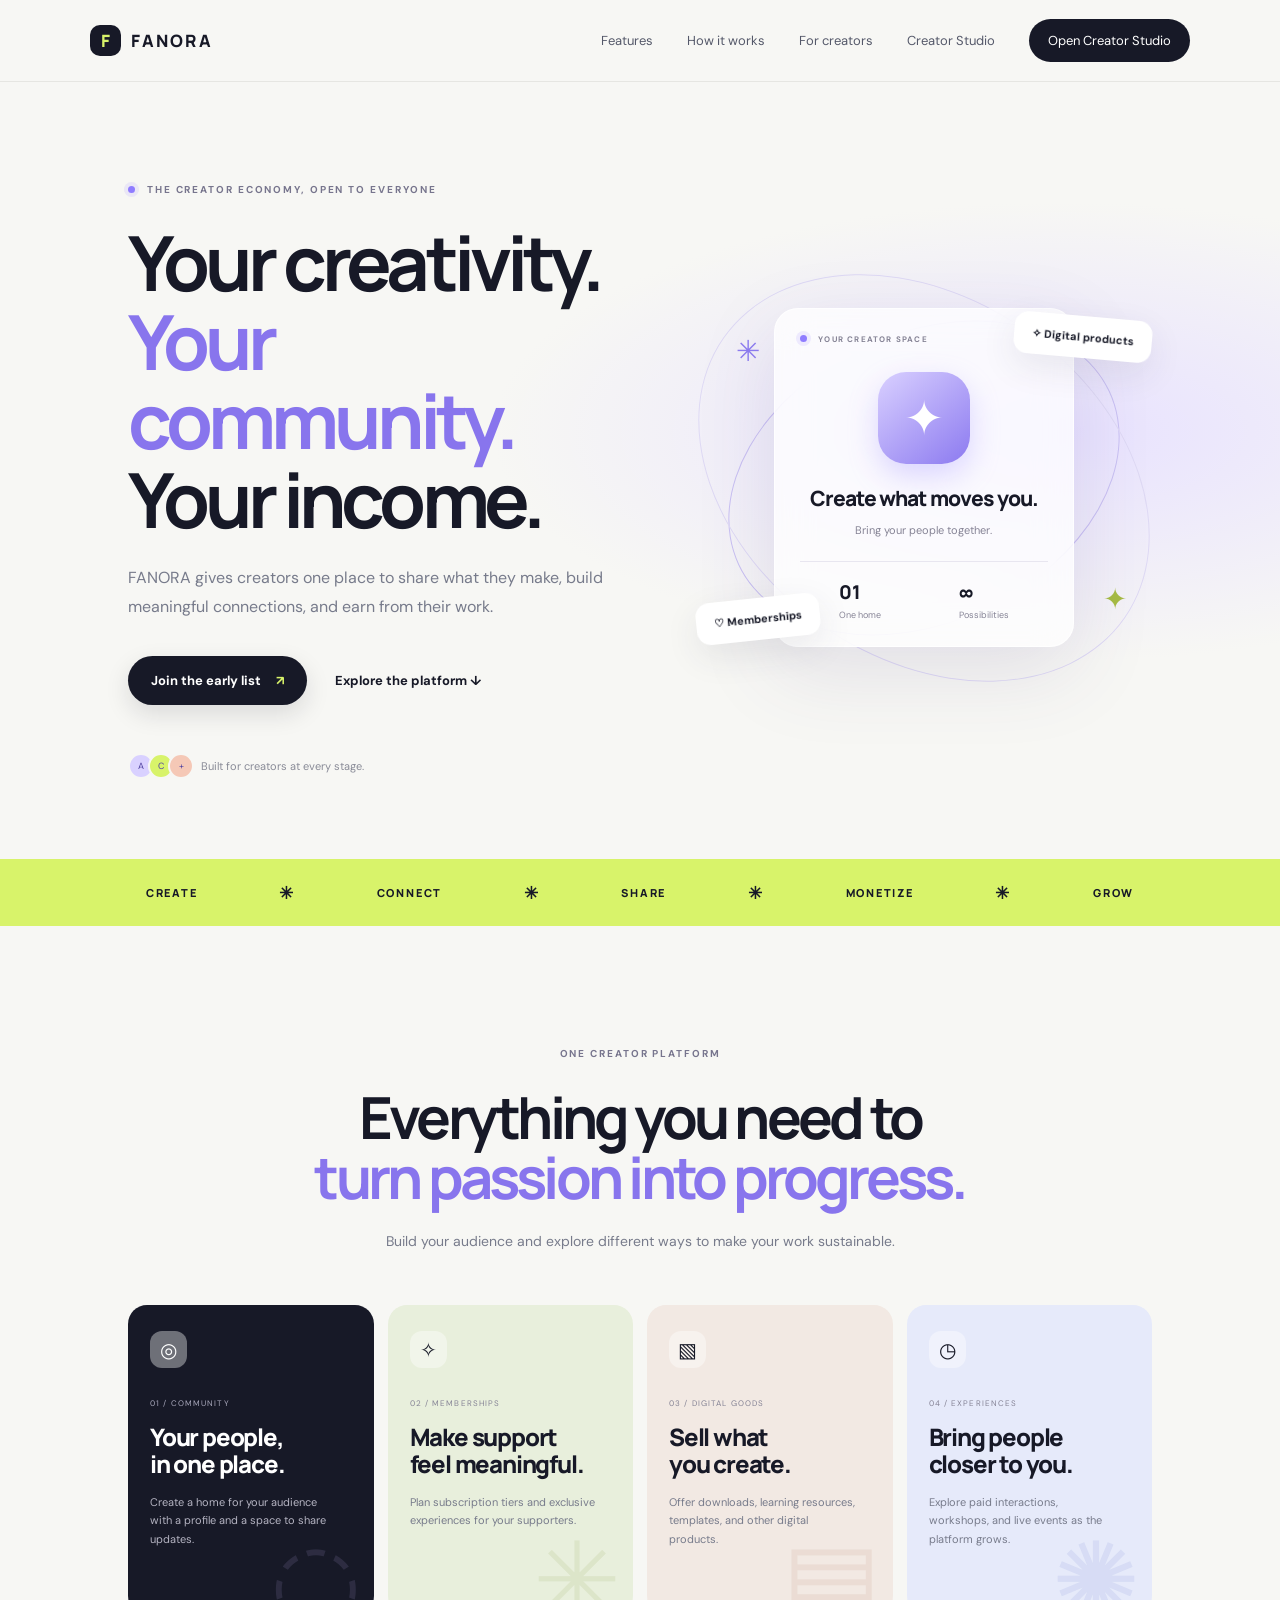
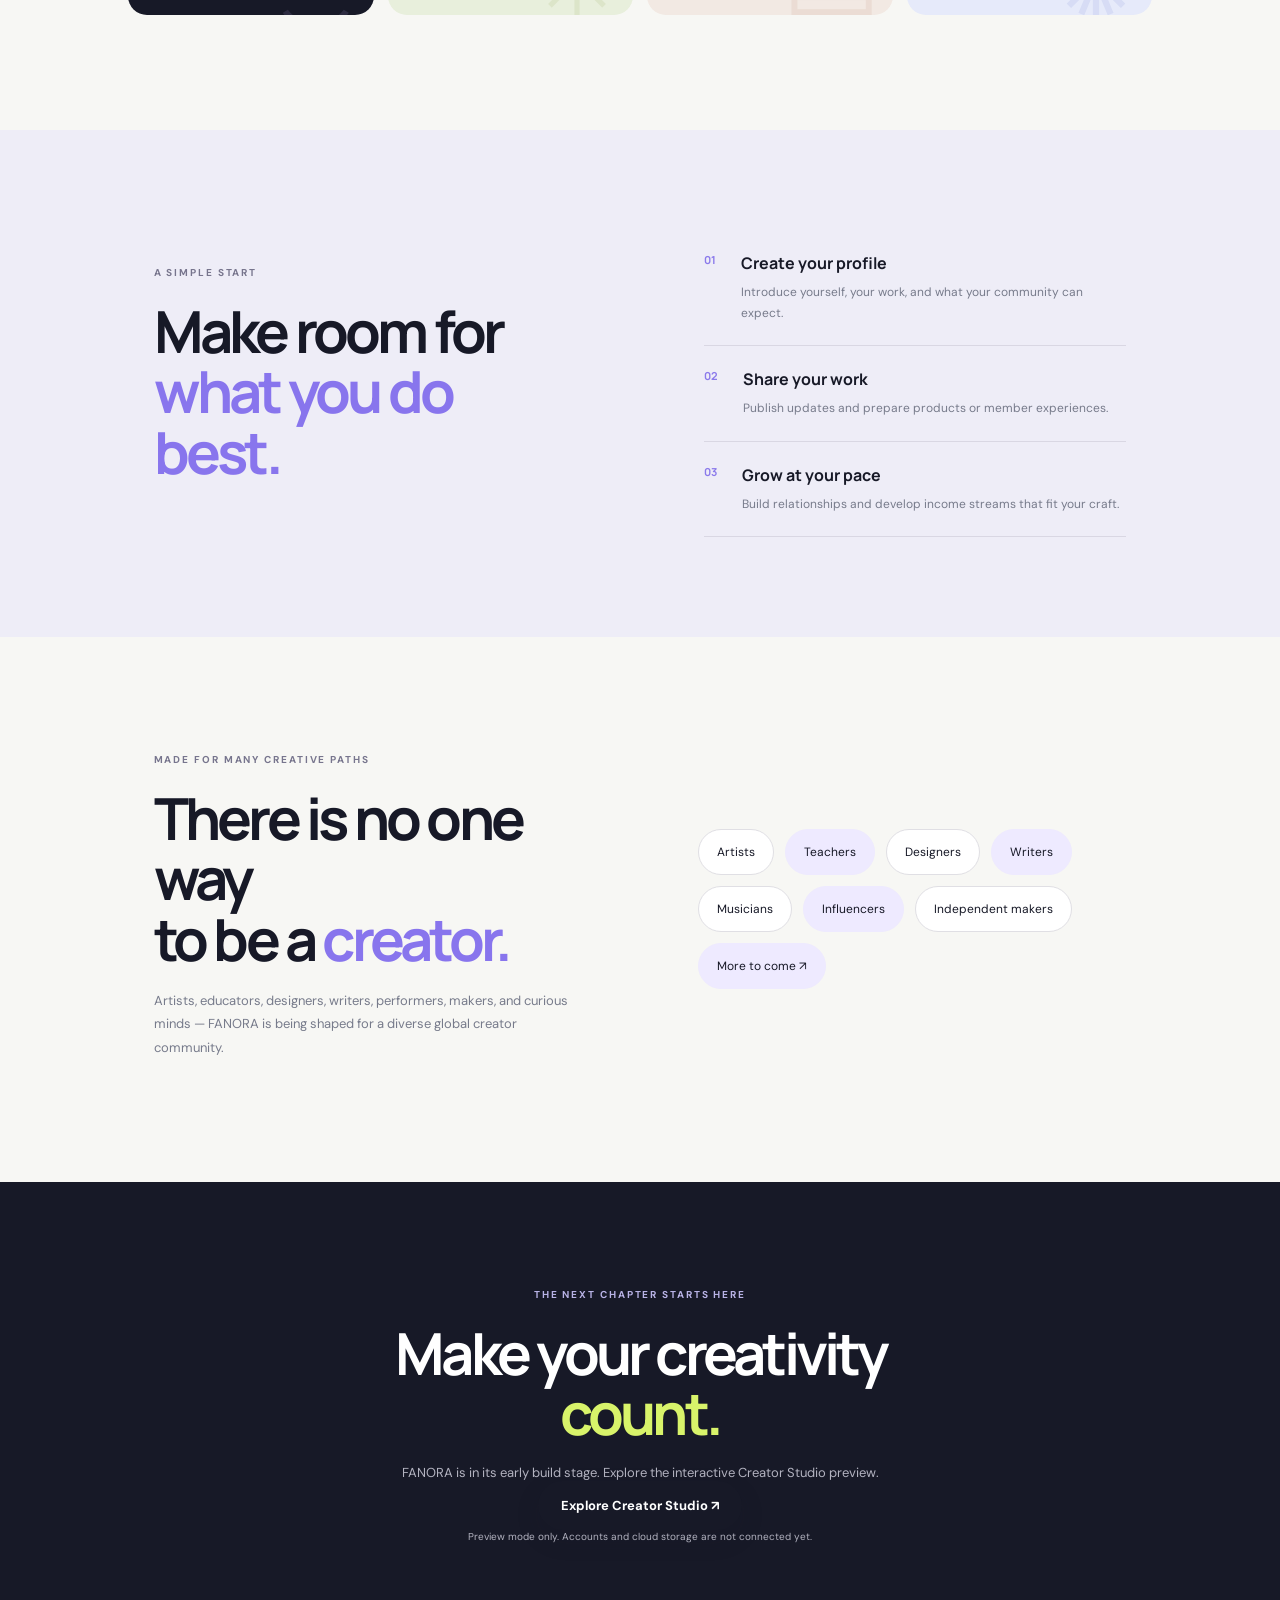
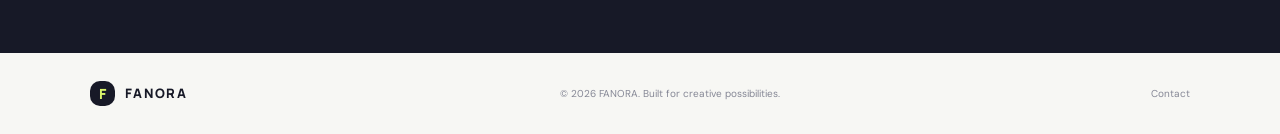
<file: index.html>
<!doctype html>
<html lang="en">
<head>
  <meta charset="UTF-8">
  <meta name="viewport" content="width=device-width, initial-scale=1">
  <meta name="theme-color" content="#10131f">
  <meta name="description" content="FANORA is building a global home for creators to share work, grow communities, and earn from memberships, digital products, and experiences.">
  <meta name="robots" content="index,follow">
  <meta property="og:type" content="website">
  <meta property="og:title" content="FANORA — Your creativity, your economy">
  <meta property="og:description" content="Create, connect, share, and grow with a global creator community.">
  <meta property="og:url" content="https://free-official.github.io/fanora-platform/">
  <meta name="twitter:card" content="summary">
  <title>FANORA — Your creativity, your economy</title>
  <link rel="icon" href="assets/favicon.svg" type="image/svg+xml">
  <link rel="stylesheet" href="styles.css">
</head>
<body>
  <header class="site-header">
    <a class="brand" href="#" aria-label="FANORA home"><span class="brand-mark">F</span> FANORA</a>
    <button class="menu-toggle" id="menuToggle" aria-expanded="false" aria-controls="mainNav">Menu</button>
    <nav id="mainNav" class="nav">
      <a href="#features">Features</a><a href="#how">How it works</a><a href="#creators">For creators</a><a href="creator-studio.html">Creator Studio</a>
      <a class="nav-cta" href="creator-studio.html">Open Creator Studio</a>
    </nav>
  </header>
  <main>
    <section class="hero">
      <div class="hero-copy">
        <span class="eyebrow"><span class="pulse"></span> THE CREATOR ECONOMY, OPEN TO EVERYONE</span>
        <h1>Your creativity.<br><span>Your community.</span><br>Your income.</h1>
        <p class="hero-text">FANORA gives creators one place to share what they make, build meaningful connections, and earn from their work.</p>
        <div class="hero-actions"><a class="button primary" href="#join">Join the early list <span>↗</span></a><a class="text-link" href="#features">Explore the platform <span>↓</span></a></div>
        <div class="trust-line"><span class="avatar-stack"><i>A</i><i>C</i><i>+</i></span><span>Built for creators at every stage.</span></div>
      </div>
      <div class="hero-art" aria-label="Abstract illustration of a creator community">
        <div class="orbit orbit-one"></div><div class="orbit orbit-two"></div>
        <div class="glass-card card-main"><div class="card-top"><span class="live-dot"></span> YOUR CREATOR SPACE <span class="dots">•••</span></div><div class="creator-avatar">✦</div><h3>Create what moves you.</h3><p>Bring your people together.</p><div class="mini-stats"><div><strong>01</strong><small>One home</small></div><div><strong>∞</strong><small>Possibilities</small></div></div></div>
        <div class="float-chip chip-top">✧ Digital products</div><div class="float-chip chip-bottom">♡ Memberships</div><div class="spark spark-a">✳</div><div class="spark spark-b">✦</div>
      </div>
    </section>
    <section class="ticker" aria-label="Platform capabilities"><span>CREATE</span><b>✳</b><span>CONNECT</span><b>✳</b><span>SHARE</span><b>✳</b><span>MONETIZE</span><b>✳</b><span>GROW</span></section>
    <section class="section" id="features">
      <div class="section-heading"><span class="eyebrow">ONE CREATOR PLATFORM</span><h2>Everything you need to<br><em>turn passion into progress.</em></h2><p>Build your audience and explore different ways to make your work sustainable.</p></div>
      <div class="feature-grid">
        <article class="feature-card feature-dark"><span class="feature-icon">◎</span><span class="feature-number">01 / COMMUNITY</span><h3>Your people,<br>in one place.</h3><p>Create a home for your audience with a profile and a space to share updates.</p><span class="feature-art art-community">◌</span></article>
        <article class="feature-card"><span class="feature-icon">✧</span><span class="feature-number">02 / MEMBERSHIPS</span><h3>Make support<br>feel meaningful.</h3><p>Plan subscription tiers and exclusive experiences for your supporters.</p><span class="feature-art art-members">✳</span></article>
        <article class="feature-card"><span class="feature-icon">▧</span><span class="feature-number">03 / DIGITAL GOODS</span><h3>Sell what<br>you create.</h3><p>Offer downloads, learning resources, templates, and other digital products.</p><span class="feature-art art-goods">▤</span></article>
        <article class="feature-card"><span class="feature-icon">◷</span><span class="feature-number">04 / EXPERIENCES</span><h3>Bring people<br>closer to you.</h3><p>Explore paid interactions, workshops, and live events as the platform grows.</p><span class="feature-art art-events">✺</span></article>
      </div>
    </section>
    <section class="how-section" id="how"><div><span class="eyebrow">A SIMPLE START</span><h2>Make room for<br><em>what you do best.</em></h2></div><div class="steps"><div class="step"><span>01</span><div><h3>Create your profile</h3><p>Introduce yourself, your work, and what your community can expect.</p></div></div><div class="step"><span>02</span><div><h3>Share your work</h3><p>Publish updates and prepare products or member experiences.</p></div></div><div class="step"><span>03</span><div><h3>Grow at your pace</h3><p>Build relationships and develop income streams that fit your craft.</p></div></div></div></section>
    <section class="creator-section" id="creators"><div class="creator-quote"><span class="eyebrow">MADE FOR MANY CREATIVE PATHS</span><h2>There is no one way<br>to be a <em>creator.</em></h2><p>Artists, educators, designers, writers, performers, makers, and curious minds — FANORA is being shaped for a diverse global creator community.</p></div><div class="creator-tags"><span>Artists</span><span>Teachers</span><span>Designers</span><span>Writers</span><span>Musicians</span><span>Influencers</span><span>Independent makers</span><span>More to come ↗</span></div></section>
    <section class="join-section" id="join"><div class="join-inner"><span class="eyebrow">THE NEXT CHAPTER STARTS HERE</span><h2>Make your creativity<br><em>count.</em></h2><p>FANORA is in its early build stage. Explore the interactive Creator Studio preview.</p><a class="button primary" href="creator-studio.html">Explore Creator Studio ↗</a><p class="form-note">Preview mode only. Accounts and cloud storage are not connected yet.</p></div></section>
  </main>
  <footer><a class="brand" href="#"><span class="brand-mark">F</span> FANORA</a><span>© <span id="year"></span> FANORA. Built for creative possibilities.</span><a href="mailto:hello@fanora.example">Contact</a></footer>
  <script src="app.js"></script>
</body></html>
</file>
<file: styles.css>
@import url('https://fonts.googleapis.com/css2?family=DM+Sans:wght@400;500;600;700&family=Manrope:wght@400;500;600;700;800&display=swap');
:root{--ink:#171927;--muted:#777b8b;--paper:#f7f7f4;--violet:#9d8cff;--lime:#d8f36a;--line:#e6e6e2}*{box-sizing:border-box}html{scroll-behavior:smooth}body{margin:0;background:var(--paper);color:var(--ink);font-family:'DM Sans',sans-serif}a{color:inherit;text-decoration:none}.site-header{height:82px;display:flex;align-items:center;justify-content:space-between;padding:0 7vw;border-bottom:1px solid var(--line);background:#f7f7f4eF;position:sticky;top:0;z-index:10;backdrop-filter:blur(14px)}.brand{font-family:Manrope,sans-serif;font-weight:800;letter-spacing:.13em;font-size:17px;display:flex;align-items:center;gap:10px}.brand-mark{display:grid;place-items:center;background:var(--ink);color:var(--lime);width:31px;height:31px;border-radius:10px;font-size:17px;letter-spacing:0}.nav{display:flex;align-items:center;gap:34px;font-size:13px;color:#55596a}.nav a:hover,.text-link:hover{color:#7966e8}.nav .nav-cta{background:var(--ink);color:white;padding:13px 19px;border-radius:30px}.menu-toggle{display:none}.hero{min-height:650px;padding:95px 10vw 80px;display:grid;grid-template-columns:1.05fr .95fr;align-items:center;gap:5vw;overflow:hidden;background:radial-gradient(ellipse at 83% 45%,#e8e2ff 0,transparent 38%),var(--paper)}.eyebrow{font-size:10px;letter-spacing:.19em;font-weight:700;color:#77758d}.pulse,.live-dot{display:inline-block;width:7px;height:7px;border-radius:50%;background:#8f7cff;margin-right:8px;box-shadow:0 0 0 4px #8f7cff20}.hero h1,.section h2,.how-section h2,.creator-section h2,.join-section h2{font-family:Manrope,sans-serif;font-size:clamp(46px,6vw,76px);line-height:1.04;letter-spacing:-.065em;margin:25px 0}.hero h1 span,.section h2 em,.how-section h2 em,.creator-section h2 em,.join-section h2 em{font-style:normal;color:#8875ed}.hero-text{max-width:475px;font-size:16px;line-height:1.8;color:var(--muted)}.hero-actions{display:flex;align-items:center;gap:28px;margin-top:34px}.button{border:0;border-radius:30px;padding:16px 23px;font:700 13px 'DM Sans';cursor:pointer}.primary{background:var(--ink);color:white;box-shadow:0 9px 25px #17192720}.primary:hover{background:#5144a1;transform:translateY(-2px)}.primary span{color:var(--lime);margin-left:12px}.text-link{font-size:13px;font-weight:700}.trust-line{display:flex;align-items:center;gap:13px;color:#898b97;font-size:11px;margin-top:48px}.avatar-stack{display:flex}.avatar-stack i{font-style:normal;display:grid;place-items:center;width:26px;height:26px;border-radius:50%;background:#d9d1ff;border:2px solid var(--paper);margin-right:-6px;font-size:9px;color:#5144a1}.avatar-stack i:nth-child(2){background:#d8f36a}.avatar-stack i:nth-child(3){background:#f5c8b6}.hero-art{height:440px;position:relative;display:grid;place-items:center}.orbit{position:absolute;border:1px solid #c9c0f2;border-radius:50%;transform:rotate(-25deg)}.orbit-one{width:410px;height:290px}.orbit-two{width:490px;height:360px;transform:rotate(35deg);border-color:#ded9f4}.glass-card{position:relative;width:300px;padding:25px;border:1px solid #ffffffb8;background:#ffffffb8;backdrop-filter:blur(18px);border-radius:24px;box-shadow:0 25px 80px #4c3d8520;z-index:2}.card-top{font-size:8px;letter-spacing:.15em;color:#858395;font-weight:700}.dots{float:right}.creator-avatar{width:92px;height:92px;border-radius:28px;background:linear-gradient(140deg,#d9d0ff,#8c7af0);display:grid;place-items:center;font-size:48px;color:white;margin:28px auto 20px;box-shadow:0 12px 30px #9d8cff55}.glass-card h3{text-align:center;font:800 21px Manrope;letter-spacing:-.04em;margin:0}.glass-card p{text-align:center;color:#858395;font-size:11px}.mini-stats{display:flex;justify-content:space-around;border-top:1px solid #e8e6f0;margin-top:24px;padding-top:17px}.mini-stats div{display:grid;gap:4px}.mini-stats strong{font:800 19px Manrope}.mini-stats small{font-size:9px;color:#858395}.float-chip{position:absolute;z-index:3;background:white;padding:14px 18px;border-radius:14px;box-shadow:0 12px 35px #38305218;font-size:11px;font-weight:700}.chip-top{top:58px;right:0;transform:rotate(5deg)}.chip-bottom{bottom:58px;left:0;transform:rotate(-6deg)}.spark{position:absolute;color:#8d7cf0;font-size:29px}.spark-a{top:74px;left:40px}.spark-b{right:25px;bottom:80px;color:#a6bb43}.ticker{display:flex;justify-content:space-evenly;align-items:center;padding:22px 5vw;background:var(--lime);font:800 11px Manrope;letter-spacing:.16em}.ticker b{font-size:17px}.section{padding:115px 10vw}.section-heading{text-align:center;margin-bottom:55px}.section h2,.how-section h2,.creator-section h2,.join-section h2{font-size:clamp(39px,5vw,58px)}.section-heading p{color:var(--muted);font-size:14px}.feature-grid{display:grid;grid-template-columns:repeat(4,1fr);gap:14px}.feature-card{min-height:310px;padding:26px 22px;border-radius:19px;background:#eeedf7;position:relative;overflow:hidden}.feature-card:nth-child(2){background:#e8efdc}.feature-card:nth-child(3){background:#f2e9e3}.feature-card:nth-child(4){background:#e6eafa}.feature-dark{background:var(--ink);color:white}.feature-icon{display:grid;place-items:center;width:37px;height:37px;border-radius:12px;background:#ffffff60;font-size:20px}.feature-number{display:block;font-size:8px;letter-spacing:.14em;margin-top:30px;color:#858395}.feature-dark .feature-number{color:#aaa9bd}.feature-card h3{font:800 24px/1.13 Manrope;letter-spacing:-.05em;margin:15px 0}.feature-card p{font-size:11px;line-height:1.7;color:#777b8b;max-width:190px}.feature-dark p{color:#b5b4c2}.feature-art{position:absolute;right:12px;bottom:-35px;font-size:105px;opacity:.12}.art-community{color:#c8bbff}.art-members{color:#8a9f47}.art-goods{color:#ba8569}.art-events{color:#687bd1}.how-section{padding:100px 12vw;background:#eeedf7;display:grid;grid-template-columns:1fr 1fr;gap:10vw;align-items:center}.how-section h2{margin-top:20px}.step{display:flex;gap:25px;padding:22px 0;border-bottom:1px solid #d9d7e3}.step>span{font:700 11px Manrope;color:#8b7aeb}.step h3{font:700 16px Manrope;margin:0 0 8px}.step p{font-size:12px;line-height:1.7;color:#777b8b;margin:0}.creator-section{padding:110px 12vw;display:grid;grid-template-columns:1fr 1fr;gap:9vw;align-items:center}.creator-section h2{margin:20px 0}.creator-section p{color:var(--muted);line-height:1.8;font-size:13px;max-width:430px}.creator-tags{display:flex;flex-wrap:wrap;gap:11px}.creator-tags span{border:1px solid #e0dfe4;border-radius:30px;padding:14px 18px;font-size:12px;background:white}.creator-tags span:nth-child(2n){background:#eeeaff;border-color:#eeeaff}.join-section{padding:100px 7vw;background:var(--ink);color:white;text-align:center}.join-section .eyebrow{color:#b9b3e6}.join-section h2{margin:20px 0}.join-section p{color:#b3b3c0;font-size:13px}.join-section h2 em{color:var(--lime)}.waitlist-form{display:flex;gap:9px;max-width:480px;margin:30px auto 0}.waitlist-form input{flex:1;min-width:0;border:1px solid #454656;border-radius:30px;padding:0 20px;background:#252838;color:white;font:13px 'DM Sans'}.waitlist-form input::placeholder{color:#888b9b}.waitlist-form .primary{background:var(--lime);color:var(--ink);white-space:nowrap}.form-note{font-size:10px!important;margin-top:15px}footer{padding:28px 7vw;display:flex;justify-content:space-between;align-items:center;font-size:10px;color:#858795}footer .brand{color:var(--ink);font-size:13px}footer .brand-mark{width:25px;height:25px;font-size:14px}.sr-only{position:absolute;width:1px;height:1px;padding:0;margin:-1px;overflow:hidden;clip:rect(0,0,0,0);white-space:nowrap;border:0}
@media(max-width:900px){.hero{padding:70px 7vw;grid-template-columns:1fr}.hero-art{height:390px}.feature-grid{grid-template-columns:repeat(2,1fr)}.how-section,.creator-section{padding:80px 8vw;gap:5vw}}@media(max-width:600px){.site-header{height:68px;padding:0 5vw}.menu-toggle{display:block;border:1px solid var(--line);background:white;border-radius:20px;padding:9px 14px;font-size:11px}.nav{display:none;position:absolute;top:67px;left:0;right:0;padding:22px 6vw;background:var(--paper);border-bottom:1px solid var(--line);flex-direction:column;align-items:flex-start;gap:20px}.nav.open{display:flex}.hero{padding:62px 7vw 45px;gap:15px}.hero h1{font-size:51px}.hero-text{font-size:14px}.hero-actions{gap:17px;flex-wrap:wrap}.hero-art{height:340px;transform:scale(.85);margin:-10px -20px}.orbit-one{width:330px}.orbit-two{width:380px}.chip-top{right:-2px}.chip-bottom{left:-2px}.ticker{padding:18px 3vw;font-size:8px;letter-spacing:.08em}.ticker b{font-size:12px}.section{padding:75px 6vw}.section-heading{margin-bottom:35px}.section h2,.how-section h2,.creator-section h2,.join-section h2{font-size:42px}.feature-grid{gap:9px}.feature-card{min-height:280px;padding:18px 14px}.feature-card h3{font-size:21px}.feature-card p{font-size:10px}.how-section,.creator-section{grid-template-columns:1fr;padding:75px 7vw}.creator-tags{gap:8px}.creator-tags span{padding:11px 13px;font-size:11px}.join-section{padding:75px 6vw}.waitlist-form{flex-direction:column}.waitlist-form input{height:49px}.waitlist-form .button{height:49px}footer{padding:24px 6vw;gap:14px;flex-wrap:wrap}footer>span{order:3;width:100%}}
</file>
